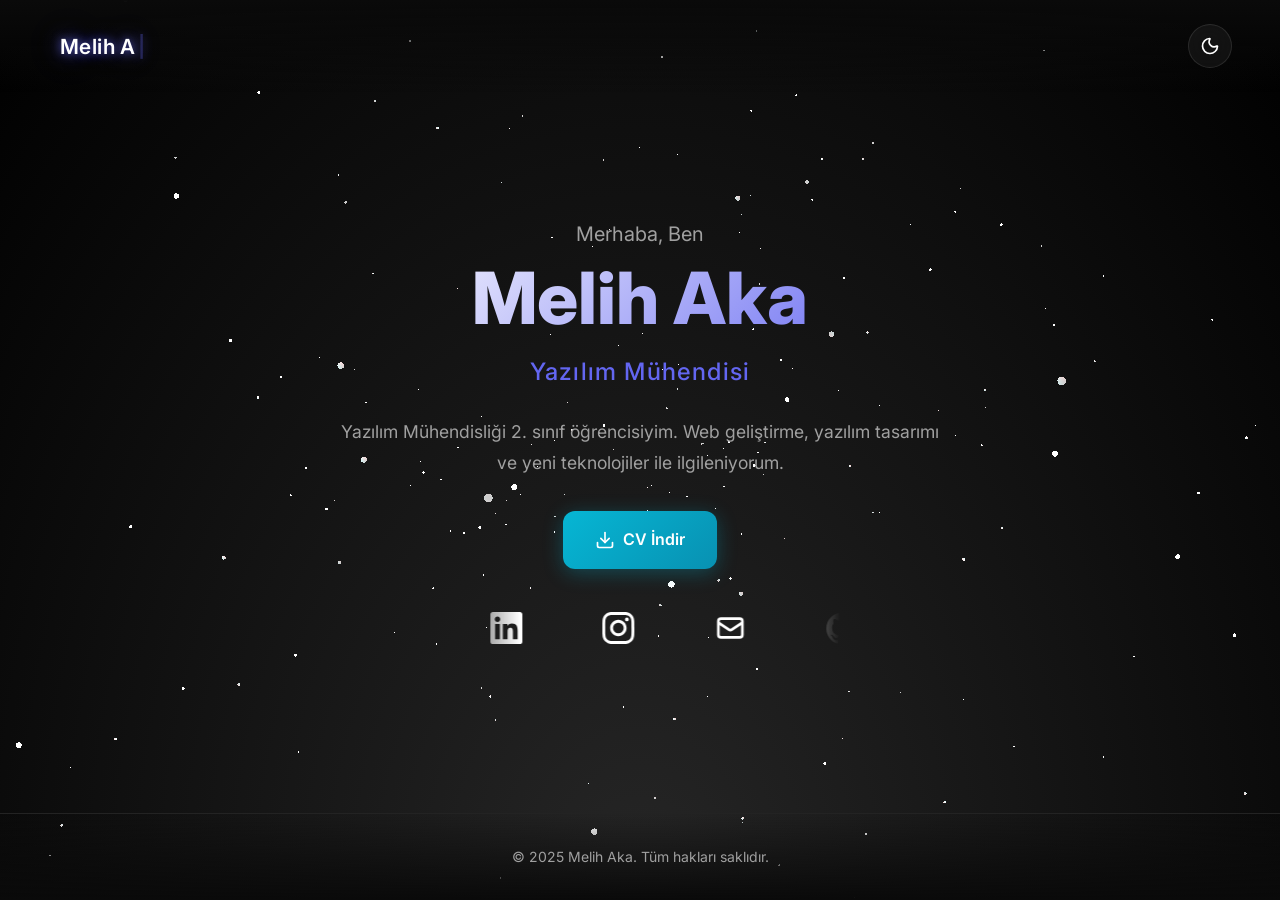
<file: index.html>
<!doctype html>
<html lang="tr">

<head>
  <meta charset="UTF-8" />
  <link rel="icon"
    href="data:image/svg+xml,<svg xmlns='http://www.w3.org/2000/svg' viewBox='0 0 100 100'><text y='.9em' font-size='90'>MA</text></svg>" />
  <meta name="viewport" content="width=device-width, initial-scale=1.0" />
  <meta name="description" content="Melih Aka - Yazılım Mühendisi Portfolio" />
  <meta name="author" content="Melih Aka" />
  <meta name="keywords" content="Melih Aka, Yazılım Mühendisi, Software Engineer, Portfolio" />
  <title>Melih Aka | Yazılım Mühendisi</title>
  <script type="module" crossorigin src="./assets/index-DJh5Zw1V.js"></script>
  <link rel="stylesheet" crossorigin href="./assets/index-CdIjgthR.css">
</head>

<body>
  <div id="root"></div>
</body>

</html>
</file>
<file: assets/index-CdIjgthR.css>
@import"https://fonts.googleapis.com/css2?family=Inter:wght@300;400;500;600;700;800&family=Orbitron:wght@400;500;600;700;800;900&display=swap";.particles-container{position:fixed;top:0;left:0;width:100%;height:100%;z-index:0}.particles-container canvas{display:block}.text-type{display:inline-block;white-space:pre-wrap}.text-type__cursor{margin-left:.1rem;display:inline-block;opacity:1;color:var(--accent)}.text-type__cursor--hidden{display:none}.logoloop{position:relative;--logoloop-gap: 32px;--logoloop-logoHeight: 28px;--logoloop-fadeColorAuto: #0a0a0a}[data-theme=light] .logoloop{--logoloop-fadeColorAuto: #ffffff}.logoloop--vertical{height:100%;display:inline-block}.logoloop--scale-hover{padding-top:calc(var(--logoloop-logoHeight) * .1);padding-bottom:calc(var(--logoloop-logoHeight) * .1)}.logoloop__track{display:flex;width:max-content;will-change:transform;-webkit-user-select:none;user-select:none;position:relative;z-index:0}.logoloop--vertical .logoloop__track{flex-direction:column;height:max-content;width:100%}.logoloop__list{display:flex;align-items:center;list-style:none;margin:0;padding:0}.logoloop--vertical .logoloop__list{flex-direction:column}.logoloop__item{flex:0 0 auto;margin-right:var(--logoloop-gap);font-size:var(--logoloop-logoHeight);line-height:1;color:var(--text-primary);transition:color .3s ease,transform .3s ease}.logoloop--vertical .logoloop__item{margin-right:0;margin-bottom:var(--logoloop-gap)}.logoloop__item:last-child{margin-right:var(--logoloop-gap)}.logoloop--vertical .logoloop__item:last-child{margin-right:0;margin-bottom:var(--logoloop-gap)}.logoloop__node{display:inline-flex;align-items:center}.logoloop__item img{height:var(--logoloop-logoHeight);width:auto;display:block;object-fit:contain;image-rendering:-webkit-optimize-contrast;-webkit-user-drag:none;pointer-events:none;transition:transform .3s cubic-bezier(.4,0,.2,1)}.logoloop--scale-hover .logoloop__item{overflow:visible}.logoloop--scale-hover .logoloop__item:hover img,.logoloop--scale-hover .logoloop__item:hover .logoloop__node{transform:scale(1.3);transform-origin:center center;color:var(--accent)}.logoloop--scale-hover .logoloop__node{transition:transform .3s cubic-bezier(.4,0,.2,1),color .3s ease}.logoloop__link{display:inline-flex;align-items:center;text-decoration:none;border-radius:4px;color:inherit;transition:opacity .2s ease,color .3s ease}.logoloop__link:hover{opacity:.9;color:var(--accent)}.logoloop__link:focus-visible{outline:2px solid currentColor;outline-offset:2px}.logoloop--fade:before,.logoloop--fade:after{content:"";position:absolute;top:0;bottom:0;width:25%;pointer-events:none;z-index:10}.logoloop--fade:before{left:0;background:linear-gradient(to right,var(--logoloop-fadeColor, var(--logoloop-fadeColorAuto)) 0%,var(--logoloop-fadeColor, var(--logoloop-fadeColorAuto)) 30%,transparent 100%)}.logoloop--fade:after{right:0;background:linear-gradient(to left,var(--logoloop-fadeColor, var(--logoloop-fadeColorAuto)) 0%,var(--logoloop-fadeColor, var(--logoloop-fadeColorAuto)) 30%,transparent 100%)}.logoloop--vertical.logoloop--fade:before,.logoloop--vertical.logoloop--fade:after{left:0;right:0;width:100%;height:clamp(24px,8%,80px)}.logoloop--vertical.logoloop--fade:before{top:0;bottom:auto;background:linear-gradient(to bottom,var(--logoloop-fadeColor, var(--logoloop-fadeColorAuto)) 0%,rgba(0,0,0,0) 100%)}.logoloop--vertical.logoloop--fade:after{bottom:0;top:auto;background:linear-gradient(to top,var(--logoloop-fadeColor, var(--logoloop-fadeColorAuto)) 0%,rgba(0,0,0,0) 100%)}@media(prefers-reduced-motion:reduce){.logoloop__track{transform:translateZ(0)!important}.logoloop__item img,.logoloop__node{transition:none!important}}.toast{position:fixed;bottom:24px;right:24px;display:flex;align-items:flex-start;gap:12px;padding:16px 20px;background:#0f0f14f2;border:1px solid rgba(99,102,241,.3);border-radius:12px;-webkit-backdrop-filter:blur(20px);backdrop-filter:blur(20px);box-shadow:0 4px 30px #0006,0 0 40px #6366f11a;z-index:1000;max-width:360px;animation:toastSlideIn .4s cubic-bezier(.16,1,.3,1)}[data-theme=light] .toast{background:#fffffff2;border:1px solid rgba(99,102,241,.2);box-shadow:0 4px 30px #0000001a,0 0 40px #6366f10d}.toast--closing{animation:toastSlideOut .3s cubic-bezier(.16,1,.3,1) forwards}@keyframes toastSlideIn{0%{opacity:0;transform:translate(100px) scale(.9)}to{opacity:1;transform:translate(0) scale(1)}}@keyframes toastSlideOut{0%{opacity:1;transform:translate(0) scale(1)}to{opacity:0;transform:translate(100px) scale(.9)}}.toast-icon{flex-shrink:0;color:#3b82f6;margin-top:2px}.toast-icon--large{color:#3b82f6;margin-top:4px}.toast-content{flex:1}.toast-title{font-size:.95rem;font-weight:600;color:var(--text-primary);margin:0 0 4px}.toast-title--large{font-size:1.1rem;margin-bottom:8px}.toast-message{font-size:.85rem;color:var(--text-secondary);margin:0;line-height:1.4}.toast-message--large{font-size:.95rem;line-height:1.5}.toast-message strong{color:var(--accent);font-weight:600}.toast--large{max-width:420px;padding:20px 24px;gap:16px}.toast-close{flex-shrink:0;background:none;border:none;color:var(--text-secondary);cursor:pointer;padding:4px;border-radius:4px;display:flex;align-items:center;justify-content:center;transition:all .2s ease}.toast-close:hover{background:#ffffff1a;color:var(--text-primary)}[data-theme=light] .toast-close:hover{background:#0000000d}@media(max-width:480px){.toast{left:16px;right:16px;bottom:16px;max-width:none}}*{margin:0;padding:0;box-sizing:border-box}:root{--bg-primary: #0a0a0a;--bg-secondary: #1a1a1a;--text-primary: #ffffff;--text-secondary: #a0a0a0;--accent: #6366f1;--accent-hover: #818cf8;--accent-glow: rgba(99, 102, 241, .4);--gradient-start: #262626;--gradient-end: #000000;--card-bg: rgba(255, 255, 255, .05);--border-color: rgba(255, 255, 255, .1);--ripple-color: rgba(255, 255, 255, .3);--social-bg: rgba(255, 255, 255, .1);--social-hover: rgba(255, 255, 255, .2)}[data-theme=light]{--bg-primary: #ffffff;--bg-secondary: #f5f5f5;--text-primary: #0a0a0a;--text-secondary: #666666;--accent: #4f46e5;--accent-hover: #6366f1;--accent-glow: rgba(79, 70, 229, .3);--gradient-start: #f5f5f5;--gradient-end: #ffffff;--card-bg: rgba(0, 0, 0, .03);--border-color: rgba(0, 0, 0, .1);--ripple-color: rgba(0, 0, 0, .2);--social-bg: rgba(0, 0, 0, .05);--social-hover: rgba(0, 0, 0, .1)}html{scroll-behavior:smooth}body{font-family:Inter,-apple-system,BlinkMacSystemFont,sans-serif;background:radial-gradient(ellipse at bottom,var(--gradient-start) 0%,var(--gradient-end) 100%);color:var(--text-primary);min-height:100vh;line-height:1.6;transition:background .3s ease,color .3s ease}.app{position:relative;min-height:100vh;display:flex;flex-direction:column}.stars-background{position:fixed;top:0;left:0;width:100%;height:100%;z-index:0;pointer-events:none}.header{position:fixed;top:0;left:0;right:0;display:flex;justify-content:space-between;align-items:center;padding:1.5rem 3rem;z-index:100;background:linear-gradient(to bottom,var(--bg-primary),transparent)}.logo{background:none;border:none;cursor:pointer;padding:.5rem .75rem;position:relative;display:inline-flex;align-items:center;transition:all .3s ease;min-width:200px}.logo-content{display:flex;align-items:center}.logo .logo-text{font-family:Inter,sans-serif;font-size:1.3rem;font-weight:600;letter-spacing:.02em;color:#fff;text-shadow:0 0 10px rgba(99,102,241,.8),0 0 20px rgba(99,102,241,.5),0 0 40px rgba(99,102,241,.3)}[data-theme=light] .logo .logo-text{color:#1e1b4b;text-shadow:none}.logo:hover .logo-text{text-shadow:0 0 15px rgba(129,140,248,1),0 0 30px rgba(129,140,248,.7),0 0 60px rgba(129,140,248,.5)}[data-theme=light] .logo:hover .logo-text{color:var(--accent);text-shadow:0 0 20px rgba(99,102,241,.4)}@keyframes logoGradientDark{0%,to{background-position:0% center;filter:drop-shadow(0 0 8px rgba(99,102,241,.5))}50%{background-position:200% center;filter:drop-shadow(0 0 15px rgba(129,140,248,.7))}}@keyframes logoGradientLight{0%,to{background-position:0% center;filter:drop-shadow(0 0 4px rgba(79,70,229,.3))}50%{background-position:200% center;filter:drop-shadow(0 0 8px rgba(99,102,241,.5))}}@keyframes logoFloat{0%,to{transform:translateY(0)}50%{transform:translateY(-2px)}}@keyframes logoJump{0%{transform:translateY(0) scale(1)}30%{transform:translateY(-8px) scale(1.1)}50%{transform:translateY(-8px) scale(1.1)}to{transform:translateY(0) scale(1)}}.theme-toggler{background:var(--card-bg);border:1px solid var(--border-color);border-radius:50%;width:44px;height:44px;display:flex;align-items:center;justify-content:center;cursor:pointer;transition:all .3s ease;-webkit-backdrop-filter:blur(10px);backdrop-filter:blur(10px)}.theme-toggler:hover{background:var(--social-hover);transform:rotate(180deg) scale(1.1);box-shadow:0 0 20px var(--accent-glow)}.theme-icon{width:20px;height:20px;color:var(--text-primary);transition:color .3s ease}.main{flex:1;display:flex;align-items:center;justify-content:center;padding:6rem 2rem 2rem;position:relative;z-index:1}.hero{text-align:center;max-width:800px}.hero-content{animation:fadeInUp 1s ease-out}@keyframes fadeInUp{0%{opacity:0;transform:translateY(30px)}to{opacity:1;transform:translateY(0)}}.hero-title{margin-bottom:1rem}.greeting{display:block;font-size:1.25rem;font-weight:400;color:var(--text-secondary);margin-bottom:.5rem}.name{display:block;font-size:clamp(2.5rem,8vw,4.5rem);font-weight:800;background:linear-gradient(135deg,var(--text-primary) 0%,var(--accent) 50%,var(--accent-hover) 100%);-webkit-background-clip:text;-webkit-text-fill-color:transparent;background-clip:text;line-height:1.1;animation:gradientShift 5s ease-in-out infinite;background-size:200% 200%}@keyframes gradientShift{0%,to{background-position:0% 50%}50%{background-position:100% 50%}}.hero-subtitle{font-size:1.5rem;font-weight:500;color:var(--accent);margin-bottom:1.5rem;letter-spacing:.05em}.hero-description{font-size:1.1rem;color:var(--text-secondary);max-width:600px;margin:0 auto 2rem;line-height:1.8}.hero-actions{margin-bottom:2.5rem}.ripple-button{position:relative;overflow:hidden;display:inline-flex;align-items:center;justify-content:center;gap:.5rem;padding:1rem 2rem;font-size:1rem;font-weight:600;font-family:inherit;border:none;border-radius:12px;cursor:pointer;text-decoration:none;transition:all .3s ease}.ripple-button--primary{background:linear-gradient(135deg,var(--accent),var(--accent-hover));color:#fff;box-shadow:0 4px 20px var(--accent-glow)}.ripple-button--primary:hover{transform:translateY(-2px);box-shadow:0 8px 30px var(--accent-glow)}.ripple-button--secondary{background:linear-gradient(135deg,#06b6d4,#0891b2);color:#fff;box-shadow:0 4px 20px #06b6d44d}.ripple-button--secondary:hover{transform:translateY(-2px);box-shadow:0 8px 30px #06b6d480}.ripple-button--social{background:var(--social-bg);color:var(--text-primary);padding:.875rem;border-radius:50%;border:1px solid var(--border-color);-webkit-backdrop-filter:blur(10px);backdrop-filter:blur(10px)}.ripple-button--social:hover{background:var(--social-hover);transform:translateY(-4px) scale(1.1);box-shadow:0 10px 30px #0000004d;border-color:var(--accent)}.ripple-container{position:absolute;inset:0;pointer-events:none;overflow:hidden;border-radius:inherit}.ripple{position:absolute;border-radius:50%;background:var(--ripple-color);transform:scale(0);animation:rippleEffect .6s ease-out forwards}@keyframes rippleEffect{to{transform:scale(4);opacity:0}}.button-icon{width:20px;height:20px}.social-links-wrapper{width:100%;max-width:400px;margin:0 auto;height:50px;position:relative;-webkit-mask-image:linear-gradient(to right,transparent 0%,black 20%,black 80%,transparent 100%);mask-image:linear-gradient(to right,transparent 0%,black 20%,black 80%,transparent 100%)}.footer{position:relative;z-index:1;text-align:center;padding:2rem;color:var(--text-secondary);font-size:.875rem;border-top:1px solid var(--border-color);background:linear-gradient(to top,var(--bg-primary),transparent)}@media(max-width:1024px){.header{padding:1.25rem 2rem}.hero-description{max-width:500px}}@media(max-width:768px){.header{padding:1rem 1.5rem}.logo-text{font-size:1.15rem}.main{padding:5rem 1.5rem 2rem}.hero-title .name{font-size:clamp(2rem,10vw,3rem)}.hero-subtitle{font-size:1.25rem}.hero-description{font-size:1rem;padding:0 1rem}.ripple-button--primary,.ripple-button--secondary{padding:.875rem 1.5rem;font-size:.9rem}.social-links-wrapper{max-width:320px}.footer{padding:1.5rem 1rem;font-size:.8rem}}@media(max-width:480px){.header{padding:.75rem 1rem}.logo-text{font-size:1rem}.theme-toggler{width:38px;height:38px}.theme-icon{width:16px;height:16px}.main{padding:4.5rem 1rem 1.5rem}.greeting{font-size:.9rem}.hero-title .name{font-size:clamp(1.75rem,12vw,2.5rem)}.hero-subtitle{font-size:1.1rem;margin-bottom:1rem}.hero-description{font-size:.9rem;line-height:1.6;margin-bottom:1.5rem}.hero-actions{margin-bottom:2rem}.ripple-button--primary,.ripple-button--secondary{padding:.75rem 1.25rem;font-size:.85rem}.button-icon{width:18px;height:18px}.social-links-wrapper{max-width:280px;height:45px}.footer{padding:1rem;font-size:.75rem}}@media(max-width:360px){.header{padding:.5rem .75rem}.logo-text{font-size:.9rem}.main{padding:4rem .75rem 1rem}.hero-title .name{font-size:1.5rem}.hero-subtitle{font-size:1rem}.hero-description{font-size:.85rem}.social-links-wrapper{max-width:240px}}@media(max-height:500px)and (orientation:landscape){.main{padding:4rem 2rem 1rem}.hero-content{display:flex;flex-direction:column;gap:.5rem}.hero-description,.hero-actions{margin-bottom:1rem}.footer{padding:.75rem}}
</file>
